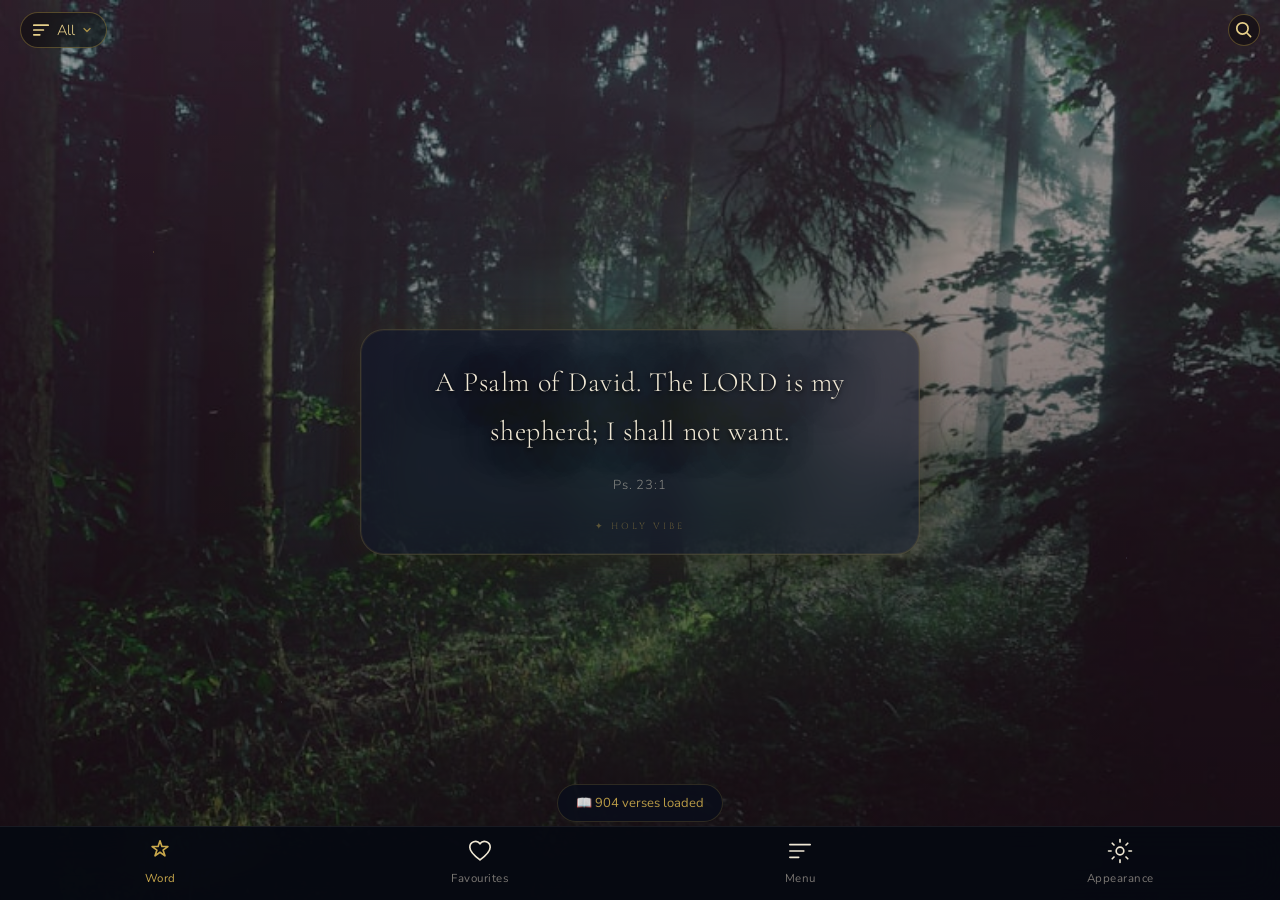
<file: index.html>
<!DOCTYPE html>
<html lang="uk">
<head>
  <meta charset="UTF-8">
  <meta name="viewport" content="width=device-width, initial-scale=1.0, viewport-fit=cover">
  <meta name="mobile-web-app-capable" content="yes">
  <meta name="apple-mobile-web-app-capable" content="yes">
  <meta name="apple-mobile-web-app-status-bar-style" content="black-translucent">
  <meta name="theme-color" content="#080c18">
  <title>Holy Vibe</title>
  <link rel="preconnect" href="https://fonts.googleapis.com">
  <link href="https://fonts.googleapis.com/css2?family=Cormorant+Garamond:ital,wght@0,300;0,400;1,300;1,400&family=Cinzel:wght@400;500&family=Nunito:wght@300;400;600&display=swap" rel="stylesheet">
  <link rel="stylesheet" href="styles.css">
  <style>
    .day-btn {
      padding: 7px 11px; border-radius: 8px; font-size: 12px; cursor: pointer;
      border: 1px solid rgba(255,255,255,.15); color: rgba(255,255,255,.5);
      background: rgba(255,255,255,.05); user-select: none;
    }
    .day-btn.active {
      border-color: rgba(201,168,76,.6); color: #c9a84c;
      background: rgba(201,168,76,.15);
    }
    .alarm-item {
      display: flex; align-items: center; justify-content: space-between;
      padding: 12px 0; border-bottom: 1px solid rgba(255,255,255,.06);
    }
    .alarm-item:last-child { border-bottom: none; }
    .alarm-time { font-size: 26px; color: #f0e8d5; font-family: 'Cormorant Garamond', serif; }
    .alarm-meta { font-size: 11px; color: rgba(255,255,255,.4); margin-top: 2px; }
    .alarm-label { font-size: 13px; color: rgba(255,255,255,.7); margin-top: 1px; }
    .alarm-del { color: rgba(255,80,80,.6); font-size: 18px; padding: 6px; cursor: pointer; }
    .alarm-toggle { transform: scale(0.85); }

    /* ═══════════════════════════════════════════════════════
       СТАРТОВИЙ ЕКРАН (SPLASH) — показується одразу при
       відкритті index.html, поки завантажуються verses.json
       і мовний файл. Прибирається через hideSplash() (див.
       <script> нижче), яку викликає i18n.js по завершенню
       loadLanguage(). Без цього першу мить (особливо на
       повільному з'єднанні чи при першому запуску) користувач
       бачив би порожній/чорний екран і міг подумати, що
       застосунок завис чи зламався.
       ═══════════════════════════════════════════════════════ */
    #splashScreen {
      position: fixed; inset: 0; z-index: 9999;
      display: flex; flex-direction: column; align-items: center; justify-content: center;
      background: #080c18;
      transition: opacity .5s ease;
    }
    #splashScreen.hide { opacity: 0; pointer-events: none; }

    .splash-cross {
      position: relative; width: 44px; height: 44px; margin-bottom: 20px;
      animation: splashPulse 1.8s ease-in-out infinite;
    }
    .splash-cross-v, .splash-cross-h {
      position: absolute; background: #c9a84c; border-radius: 2px;
    }
    .splash-cross-v { left: 50%; top: 0; width: 6px; height: 44px; margin-left: -3px; }
    .splash-cross-h { top: 30%; left: 0; width: 44px; height: 6px; margin-top: -3px; }
    @keyframes splashPulse {
      0%, 100% { opacity: .55; transform: scale(.94); }
      50%      { opacity: 1;   transform: scale(1.05); }
    }

    .splash-title {
      font-family: 'Cormorant Garamond', serif;
      font-size: 21px; letter-spacing: 4px; color: #f0e8d5;
      text-transform: uppercase; margin-bottom: 16px;
    }

    .splash-dots { display: flex; gap: 6px; }
    .splash-dots span {
      width: 6px; height: 6px; border-radius: 50%; background: rgba(201,168,76,.65);
      animation: splashDot 1.2s ease-in-out infinite;
    }
    .splash-dots span:nth-child(2) { animation-delay: .15s; }
    .splash-dots span:nth-child(3) { animation-delay: .3s; }
    @keyframes splashDot {
      0%, 80%, 100% { opacity: .25; transform: translateY(0); }
      40%           { opacity: 1;   transform: translateY(-4px); }
    }
  </style>
</head>
<body>

  <div id="bg"></div>

  <!-- СТАРТОВИЙ ЕКРАН — див. пояснення в CSS-блоці "СТАРТОВИЙ ЕКРАН (SPLASH)" у <head> -->
  <div id="splashScreen">
    <div class="splash-cross">
      <div class="splash-cross-v"></div>
      <div class="splash-cross-h"></div>
    </div>
    <div class="splash-title">Holy Vibe</div>
    <div class="splash-dots"><span></span><span></span><span></span></div>
  </div>

  <div id="app">

    <div class="screen active" id="screenMain">
      <div class="safe-top"></div>

      <div class="cat-toggle-wrap">
        <button class="cat-toggle-btn" id="catToggleBtn" data-i18n-title="title_categories" title="Категорії">
          <svg width="15" height="15" viewBox="0 0 15 15" fill="none">
            <path d="M1.5 3.5h12M1.5 7.5h8M1.5 11.5h5" stroke="currentColor" stroke-width="1.4" stroke-linecap="round"/>
          </svg>
          <span id="catToggleLabel">Усі</span>
          <svg class="cat-toggle-arrow" width="10" height="10" viewBox="0 0 10 10" fill="none">
            <path d="M2 3.5l3 3 3-3" stroke="currentColor" stroke-width="1.3" stroke-linecap="round" stroke-linejoin="round"/>
          </svg>
        </button>

        <!-- ПОШУК: кнопка (можна видалити разом з #searchOverlay — див. коментар нижче в тілі сторінки) -->
        <button class="search-toggle-btn" id="searchToggleBtn" data-i18n-title="title_search" title="Пошук">
          <svg width="15" height="15" viewBox="0 0 15 15" fill="none">
            <circle cx="6.2" cy="6.2" r="4.7" stroke="currentColor" stroke-width="1.4"/>
            <path d="M13 13l-3.2-3.2" stroke="currentColor" stroke-width="1.4" stroke-linecap="round"/>
          </svg>
        </button>
      </div>
      
      <!-- Пілюлі категорій — генеруються динамічно з verses.json (_categories) -->
      <div class="cat-bar" id="catBar" style="display:none">
        <div class="pill active" data-cat="all" data-i18n="cat_all">Усі</div>
      </div>

      <div class="verse-wrap" id="verseWrap">
        <div class="verse-card" id="verseCard">
          <!-- ЗАВАНТАЖЕННЯ: індикатор, поки вірші вантажаться вперше. Можна видалити цей div + CSS-блок "ЗАВАНТАЖЕННЯ" у styles.css + рядок з $('verseLoading') в app.js -->
          <div class="verse-loading" id="verseLoading"><span></span><span></span><span></span></div>
          <div class="verse-text" id="verseText"></div>
          <div class="verse-ref t-ui" id="verseRef"></div>
        </div>
        <div id="heartBurst">🤍</div>
        <div class="swipe-hint">
          <div class="swipe-hint-line"></div>
          <div class="swipe-hint-text" data-i18n="swipe_hint">свайп вгору</div>
        </div>
      </div>
    </div>

    <div class="screen" id="screenFav">
      <div class="safe-top"></div>
      <div class="screen-header">
        <div class="t-label" style="font-size:clamp(12px,3vw,15px)" data-i18n="favs_title">Улюблені вірші</div>
      </div>
      <div class="fav-list" id="favList"></div>
    </div>

    <div class="screen" id="screenMenu">
      <div class="safe-top"></div>
      <div class="menu-logo-block">
        <div class="menu-logo" data-i18n="menu_logo">СЛОВО</div>
        <div class="menu-tagline" data-i18n="menu_tagline">Просочення Живим Словом</div>
      </div>

      <div class="card music-block">
        <div class="music-title" data-i18n="music_title">🎵 Молитовна музика (CC)</div>
        <div class="player-controls">
          <div class="player-btn skip" id="btnPrevTrack" data-i18n-title="title_prev" title="Попередній трек">⏮</div>
          <div class="player-btn" id="btnRepeatMode" data-i18n-title="title_repeat" title="Режим повтору">🔂</div>
          <div class="player-btn" id="btnShuffle" data-i18n-title="title_shuffle" title="Перемішати">🔀</div>
          <div class="player-btn skip" id="btnNextTrack" data-i18n-title="title_next" title="Наступний трек">⏭</div>
        </div>
        <div id="trackList"></div>
      </div>

      <div class="menu-divider"></div>

      <!-- ═══════════════════════════════════════════════════════════
           ℹ️ ПРО ПЕРЕКЛАДИ / АВТОРСЬКІ ПРАВА
           Тут вручну (прямо в цьому HTML) додаєш/оновлюєш інформацію
           про те, які мовні переклади Біблії використовуються в
           застосунку і на яких підставах (з дозволу правовласника,
           публічне надбання, власний переклад тощо).

           ЯК ДОДАТИ НОВУ МОВУ СЮДИ:
           Скопіюй один блок <div class="about-lang-item">...</div>
           нижче і зміни в ньому назву мови/модуля та текст дозволу.
           Ніякого зв'язку з i18n.js/SUPPORTED_LANGUAGES це не має —
           це суто інформаційний текст для користувача, редагується
           вручну, коли отримуєш новий дозвіл.
           ═══════════════════════════════════════════════════════════ -->
      <div class="menu-section">
        <div class="menu-row" onclick="toggleAboutSpoiler()" style="color:rgba(201,168,76,.8); cursor: pointer; display: flex; justify-content: space-between; align-items: center; padding: 4px 0;">
          <div style="display: flex; align-items: center; gap: 8px;">
            <svg width="20" height="20" viewBox="0 0 20 20" fill="none">
              <circle cx="10" cy="10" r="8" stroke="#c9a84c" stroke-width="1.3"/>
              <path d="M10 9v5" stroke="#c9a84c" stroke-width="1.3" stroke-linecap="round"/>
              <circle cx="10" cy="6.3" r="0.9" fill="#c9a84c"/>
            </svg>
            <span data-i18n="about_title">Про переклади</span>
          </div>
          <span id="aboutArrow" style="transition: transform 0.3s ease; font-size: 12px; color: rgba(201,168,76,.5);">▼</span>
        </div>

        <div id="aboutSpoiler" style="display: none; margin-top: 15px; transition: all 0.3s ease;">

          <!-- ─── ШАБЛОН ОДНОГО ЗАПИСУ (копіюй цей блок для кожної мови) ─── -->
          <div class="about-lang-item" style="background: rgba(255,255,255,0.05); border: 1px solid rgba(255,255,255,0.1); border-radius: 8px; padding: 12px; margin-bottom: 10px;">
            <div style="font-size: 14px; font-weight: bold; color: #f0e8d5; margin-bottom: 4px;">
              🇬🇧 English — Berean Standard Bible (BSB)
            </div>
            <div data-i18n="about_bsb_desc" style="font-size: 12.5px; line-height: 1.5; color: rgba(255,255,255,0.55);">
              Публічне надбання (Public Domain), офіційний текстовий модуль. Використовується без обмежень.
            </div>
          </div>

          <div class="about-lang-item" style="background: rgba(255,255,255,0.05); border: 1px solid rgba(255,255,255,0.1); border-radius: 8px; padding: 12px; margin-bottom: 10px;">
            <div data-i18n="about_uk_name" style="font-size: 14px; font-weight: bold; color: #f0e8d5; margin-bottom: 4px;">
              🇺🇦 Українська — переклад І. Огієнка
            </div>
            <div data-i18n="about_uk_desc" style="font-size: 12.5px; line-height: 1.5; color: rgba(255,255,255,0.55);">
              Використовується з дозволу правовласника.
            </div>
          </div>
          <!-- ─── /ШАБЛОН — далі додавай нові мови копією блока вище ─── -->

        </div>
      </div>

      <div style="height:16px"></div>
    </div>

    <div class="screen" id="screenSettings">
      <div class="safe-top"></div>
      <div class="screen-header">
        <div class="t-label" style="font-size:clamp(12px,3vw,15px)" data-i18n="settings_title">Оформлення</div>
      </div>

      <div class="card settings-block" id="langBlock">
        <div class="settings-block-title" data-i18n="settings_lang">🌐 Мова</div>
        <div style="position:relative">
          <select id="langSelect" style="
            width:100%; padding:11px 14px; border-radius:10px;
            background:rgba(255,255,255,.06); border:1px solid rgba(255,255,255,.12);
            color:#f0e8d5; font-size:15px; font-family:'Nunito',sans-serif;
            appearance:none; -webkit-appearance:none; cursor:pointer;
            background-image: url('data:image/svg+xml,<svg xmlns=%22http://www.w3.org/2000/svg%22 width=%2212%22 height=%228%22 viewBox=%220 0 12 8%22><path d=%22M1 1l5 5 5-5%22 stroke=%22%23c9a84c%22 stroke-width=%221.5%22 fill=%22none%22 stroke-linecap=%22round%22/></svg>');
            background-repeat:no-repeat; background-position:right 14px center;">
            <!-- Опції генеруються динамічно в i18n.js (buildLanguageSelector) —
                 з масиву SUPPORTED_LANGUAGES, лише enabled: true. Тут нічого
                 вручну дописувати не треба. -->
          </select>
        </div>
      </div>

      <div class="card settings-block">
        <div class="settings-block-title" data-i18n="settings_font">Шрифт</div>
        <div class="font-options">
          <div class="font-opt active" data-font="cormorant" style="font-family:'Cormorant Garamond',serif">Аа<span data-i18n="settings_font_classic">Класика</span></div>
          <div class="font-opt" data-font="georgia" style="font-family:Georgia,serif">Аа<span data-i18n="settings_font_tradition">Традиція</span></div>
          <div class="font-opt" data-font="nunito" style="font-family:'Nunito',sans-serif">Аа<span data-i18n="settings_font_modern">Сучасний</span></div>
        </div>
      </div>

      <div class="card settings-block">
        <div class="settings-block-title" data-i18n="settings_size">Розмір тексту</div>
        <div class="vol-row">
          <span class="vol-label t-ui" style="font-size:10px">А — А</span>
          <input type="range" id="fontSizeSlider" min="0" max="100" value="50">
        </div>
      </div>

      <div class="card settings-block">
        <div class="settings-block-title" data-i18n="settings_icon_size">Розмір іконок і навігації</div>
        <div class="vol-row">
          <span class="vol-label t-ui" style="font-size:10px">⊙ — ⊙</span>
          <input type="range" id="iconSizeSlider" min="0" max="100" value="50">
        </div>
      </div>

      <div class="card settings-block">
        <div class="settings-block-title" data-i18n="settings_color">Колір тексту</div>
        <div class="color-row">
          <div class="color-dot active" data-color="#f0e8d5" style="background:#f0e8d5"></div>
          <div class="color-dot" data-color="#ffffff"  style="background:#fff"></div>
          <div class="color-dot" data-color="#e8d08a"  style="background:#e8d08a"></div>
          <div class="color-dot" data-color="#b8d4f0"  style="background:#b8d4f0"></div>
          <div class="color-dot" data-color="#d4e8c8"  style="background:#d4e8c8"></div>
        </div>
      </div>

      <div class="card settings-block">
        <div class="settings-block-title" data-i18n="settings_bg">Фон</div>
        <div class="bg-grid" id="bgGrid"></div>
      </div>

      <div class="card settings-block">
        <div class="settings-block-title" data-i18n="settings_extra">Додатково</div>
        <div class="toggle-row"><span data-i18n="toggle_shadow">Тінь тексту</span><div class="toggle on" id="tglShadow"></div></div>
        <div class="toggle-row" style="display:none"><span data-i18n="toggle_anim">Анімація переходу</span><div class="toggle" id="tglAnim"></div></div>
        <div class="toggle-row"><span data-i18n="toggle_autobg">Фон змінюється з віршем</span><div class="toggle" id="tglAutoBg"></div></div>
        <div class="toggle-row"><span data-i18n="toggle_glass">✦ Скляний стиль</span><div class="toggle" id="tglGlass"></div></div>
      </div>
      
     <!-- TODO: notifications frozen until v1.1 — hidden from UI, do not remove markup -->
      <div class="card settings-block" id="notifBlock" style="display:none">
        <div class="settings-block-title" data-i18n="notif_title">🔔 Нагадування для молитви</div>

        <div id="alarmList" style="margin-bottom:12px"></div>

        <button id="btnAddAlarm" style="
          width:100%; padding:11px; border:1px dashed rgba(201,168,76,.4);
          background:rgba(201,168,76,.07); color:var(--clr-gold-lt);
          border-radius:10px; font-size:14px; cursor:pointer; letter-spacing:.5px;">
          <span data-i18n="notif_add">+ Додати нагадування</span>
        </button>
      </div>
      
      <!-- Модалка редагування будильника -->
      <div id="alarmModal" style="display:none; position:fixed; inset:0; z-index:999;
           background:rgba(0,0,0,.7); align-items:center; justify-content:center;">
        <div style="background:#111827; border:1px solid rgba(201,168,76,.25); border-radius:16px;
             padding:24px; width:min(340px,90vw); max-height:85vh; overflow-y:auto;">
          <div style="font-size:15px; color:var(--clr-gold-lt); margin-bottom:18px; text-align:center;">
            <span data-i18n="alarm_modal_title">Налаштування нагадування</span>
          </div>

          <div style="margin-bottom:14px">
            <div style="font-size:11px; color:rgba(255,255,255,.45); margin-bottom:6px;" data-i18n="alarm_name">Назва</div>
            <input id="alarmLabel" type="text" placeholder="Ранкова молитва" data-i18n-placeholder="alarm_label_ph" maxlength="40" style="
              width:100%; padding:10px 12px; background:rgba(255,255,255,.06);
              border:1px solid rgba(255,255,255,.12); border-radius:8px;
              color:#fff; font-size:14px; box-sizing:border-box;">
          </div>

          <div style="margin-bottom:14px">
            <div style="font-size:11px; color:rgba(255,255,255,.45); margin-bottom:6px;" data-i18n="alarm_time">Час</div>
            <input id="alarmTime" type="time" style="
              width:100%; padding:10px 12px; background:rgba(255,255,255,.06);
              border:1px solid rgba(255,255,255,.12); border-radius:8px;
              color:#fff; font-size:18px; box-sizing:border-box;">
          </div>

          <div style="margin-bottom:18px">
            <div style="font-size:11px; color:rgba(255,255,255,.45); margin-bottom:8px;" data-i18n="alarm_days">Дні тижня</div>
            <div id="dayPicker" style="display:flex; gap:6px; justify-content:center; flex-wrap:wrap">
              <div class="day-btn active" data-day="-1" data-i18n="alarm_once">Один раз</div>
              <div class="day-btn" data-day="0" data-i18n="alarm_daily">Щодня</div>
              <div class="day-btn" data-day="1" data-i18n="day_mon">Пн</div>
              <div class="day-btn" data-day="2" data-i18n="day_tue">Вт</div>
              <div class="day-btn" data-day="3" data-i18n="day_wed">Ср</div>
              <div class="day-btn" data-day="4" data-i18n="day_thu">Чт</div>
              <div class="day-btn" data-day="5" data-i18n="day_fri">Пт</div>
              <div class="day-btn" data-day="6" data-i18n="day_sat">Сб</div>
              <div class="day-btn" data-day="7" data-i18n="day_sun">Нд</div>
            </div>
          </div>

          <div style="display:flex; gap:10px">
            <button id="btnAlarmCancel" style="flex:1; padding:11px; background:rgba(255,255,255,.06);
              border:1px solid rgba(255,255,255,.12); border-radius:10px; color:rgba(255,255,255,.6);
              font-size:14px; cursor:pointer;"><span data-i18n="alarm_cancel">Скасувати</span></button>
            <button id="btnAlarmSave" style="flex:2; padding:11px; background:rgba(201,168,76,.2);
              border:1px solid rgba(201,168,76,.4); border-radius:10px; color:var(--clr-gold-lt);
              font-size:14px; cursor:pointer; font-weight:600;"><span data-i18n="alarm_save">Зберегти 🔔</span></button>
          </div>
        </div>
      </div>
    </div>

    <nav class="bottom-nav">
      <button class="nav-btn active" data-screen="screenMain">
        <svg width="22" height="22" viewBox="0 0 22 22" fill="none"><path d="M11 3l1.5 4.5h4.7l-3.8 2.8 1.5 4.5L11 12l-3.9 2.8 1.5-4.5L4.8 7.5h4.7z" stroke="#f0e8d5" stroke-width="1.3" stroke-linejoin="round"/></svg>
        <span class="nav-label" data-i18n="nav_word">Слово</span>
      </button>
      <button class="nav-btn" data-screen="screenFav">
        <svg width="22" height="22" viewBox="0 0 22 22" fill="none"><path d="M11 18C7 15 3 11.5 3 8a4.5 4.5 0 0 1 8-2.8A4.5 4.5 0 0 1 19 8c0 3.5-4 7-8 10z" stroke="#f0e8d5" stroke-width="1.3"/></svg>
        <span class="nav-label" data-i18n="nav_favs">Улюблені</span>
      </button>
      <button class="nav-btn" data-screen="screenMenu">
        <svg width="22" height="22" viewBox="0 0 22 22" fill="none"><path d="M3 6h16M3 11h11M3 16h7" stroke="#f0e8d5" stroke-width="1.3" stroke-linecap="round"/></svg>
        <span class="nav-label" data-i18n="nav_menu">Меню</span>
      </button>
      <button class="nav-btn" data-screen="screenSettings">
        <svg width="22" height="22" viewBox="0 0 22 22" fill="none"><circle cx="11" cy="11" r="3" stroke="#f0e8d5" stroke-width="1.3"/><path d="M11 2v2M11 18v2M2 11h2M18 11h2M4.9 4.9l1.4 1.4M15.7 15.7l1.4 1.4M4.9 17.1l1.4-1.4M15.7 6.3l1.4-1.4" stroke="#f0e8d5" stroke-width="1.3" stroke-linecap="round"/></svg>
        <span class="nav-label" data-i18n="nav_settings">Вигляд</span>
      </button>
    </nav>

  </div>

  <div class="sheet-overlay" id="sheetOverlay"></div>
  <div class="bottom-sheet" id="bottomSheet">
    <div class="sheet-handle"></div>
    <div class="sheet-section-title" data-i18n="sheet_title">Цей вірш</div>
    <div class="sheet-verse-preview" id="sheetPreview"></div>
    <div class="sheet-actions">
      <div class="sheet-btn" id="btnAI">
        <div class="sheet-btn-ico">
          <svg width="17" height="17" viewBox="0 0 17 17" fill="none"><circle cx="8.5" cy="8.5" r="6.5" stroke="#c9a84c" stroke-width="1.2"/><path d="M6.5 6.5a2 2 0 1 1 2.5 1.9v1.1" stroke="#c9a84c" stroke-width="1.2" stroke-linecap="round"/><circle cx="8.5" cy="12" r=".6" fill="#c9a84c"/></svg>
        </div>
        <span data-i18n="btn_explain">Пояснити цей вірш</span>
      </div>
      <!-- TODO: share-as-image frozen until v1.1 — hidden from UI, do not remove markup -->
      <div class="sheet-btn" id="btnShare" style="display:none">
        <div class="sheet-btn-ico">
          <svg width="17" height="17" viewBox="0 0 17 17" fill="none"><circle cx="13" cy="3.5" r="1.8" stroke="#c9a84c" stroke-width="1.2"/><circle cx="3.5" cy="8.5" r="1.8" stroke="#c9a84c" stroke-width="1.2"/><circle cx="13" cy="13.5" r="1.8" stroke="#c9a84c" stroke-width="1.2"/><path d="M5.2 7.6l6-2.4M5.2 9.4l6 2.4" stroke="#c9a84c" stroke-width="1.2"/></svg>
        </div>
        <span data-i18n="btn_share">Поділитися</span>
      </div>
      <!-- УВАГА: підпис нижче без data-i18n — немає доступу до locale-файлів i18n.
           Якщо хочеш переклад на інші 6 мов, додай ключ (напр. "btn_copy_text")
           у кожен locale JSON і постав data-i18n="btn_copy_text" на span нижче. -->
      <div class="sheet-btn" id="btnCopyText">
        <div class="sheet-btn-ico">
          <svg width="17" height="17" viewBox="0 0 17 17" fill="none"><rect x="5.5" y="5.5" width="8" height="9.5" rx="1.3" stroke="#c9a84c" stroke-width="1.2"/><path d="M3.5 11V3.8A1.3 1.3 0 0 1 4.8 2.5H11" stroke="#c9a84c" stroke-width="1.2" stroke-linecap="round"/></svg>
        </div>
        <span data-i18n="btn_copy_text">Скопіювати текст</span>
      </div>
    </div>
    <div class="ai-panel" id="aiPanel">
      <div class="ai-answer" id="aiAnswer"></div>
      <div class="ai-ref" data-i18n="ai_ref">✦ Духовне тлумачення</div>
    </div>
  </div>

  <!-- ═══════════════════════════════════════════
       ПОШУК ВІРША — можна повністю видалити:
       1) цей div.search-overlay
       2) кнопку #searchToggleBtn у cat-toggle-wrap вище
       3) CSS-блок "ПОШУК" у styles.css
       4) JS-розділ "15. ПОШУК" у app.js
       ═══════════════════════════════════════════ -->
  <div class="search-overlay" id="searchOverlay">
    <div class="search-box">
      <div class="search-input-row">
        <svg width="16" height="16" viewBox="0 0 15 15" fill="none">
          <circle cx="6.2" cy="6.2" r="4.7" stroke="currentColor" stroke-width="1.4"/>
          <path d="M13 13l-3.2-3.2" stroke="currentColor" stroke-width="1.4" stroke-linecap="round"/>
        </svg>
        <input type="text" id="searchInput" class="search-input" data-i18n-placeholder="search_placeholder" placeholder="Пошук за словом чи посиланням…" autocomplete="off">
        <div class="search-close" id="searchCloseBtn">✕</div>
      </div>
      <div class="search-results" id="searchResults"></div>
    </div>
  </div>

  <!-- ═══════════════════════════════════════════
       ПОДІЛИТИСЯ КАРТИНКОЮ — запасний екран.
       Показується, тільки якщо нативний Share API
       не зміг поділитися файлом напряму.
       Можна видалити разом з JS-розділом "16. ПОДІЛИТИСЯ
       КАРТИНКОЮ" в app.js та CSS-блоком "КАРТИНКА ВІРША".
       ═══════════════════════════════════════════ -->
  <div class="share-img-overlay" id="shareImgOverlay">
    <div class="share-img-close" id="shareImgClose">✕</div>
    <img id="shareImgPreview" class="share-img-preview" alt="Verse">
    <div class="share-img-hint" data-i18n="share_img_hint">Затримайте картинку пальцем, щоб зберегти або переслати</div>
  </div>

  <div id="toast"></div>
  <div id="catBanner">
    <div class="cat-banner-label" data-i18n="cat_banner_label">Нова категорія</div>
    <div class="cat-banner-name" id="catBannerName"></div>
  </div>

  <audio id="audioEl" loop playsinline x-webkit-airplay="allow" webkit-playsinline></audio>

  <script>
    // Прибирає стартовий екран (splash). Викликається з i18n.js,
    // коли вірші + мовний файл повністю готові й застосунок
    // фактично можна показувати. Плавне зникнення (.5s), потім
    // видаляємо з DOM зовсім.
    function hideSplash() {
      var el = document.getElementById('splashScreen');
      if (!el) return;
      el.classList.add('hide');
      setTimeout(function () { el.remove(); }, 600);
    }

    function toggleAboutSpoiler() {
      var spoiler = document.getElementById('aboutSpoiler');
      var arrow = document.getElementById('aboutArrow');
      if (spoiler.style.display === 'none' || spoiler.style.display === '') {
        spoiler.style.display = 'block';
        arrow.style.transform = 'rotate(180deg)';
      } else {
        spoiler.style.display = 'none';
        arrow.style.transform = 'rotate(0deg)';
      }
    }
  </script>
  <script src="native-bridge.js"></script>
  <script src="update-checker.js"></script>
  <script src="analytics.js"></script>
  <script src="i18n.js"></script>
  <script src="app.js"></script>
</body>
</html>
</file>
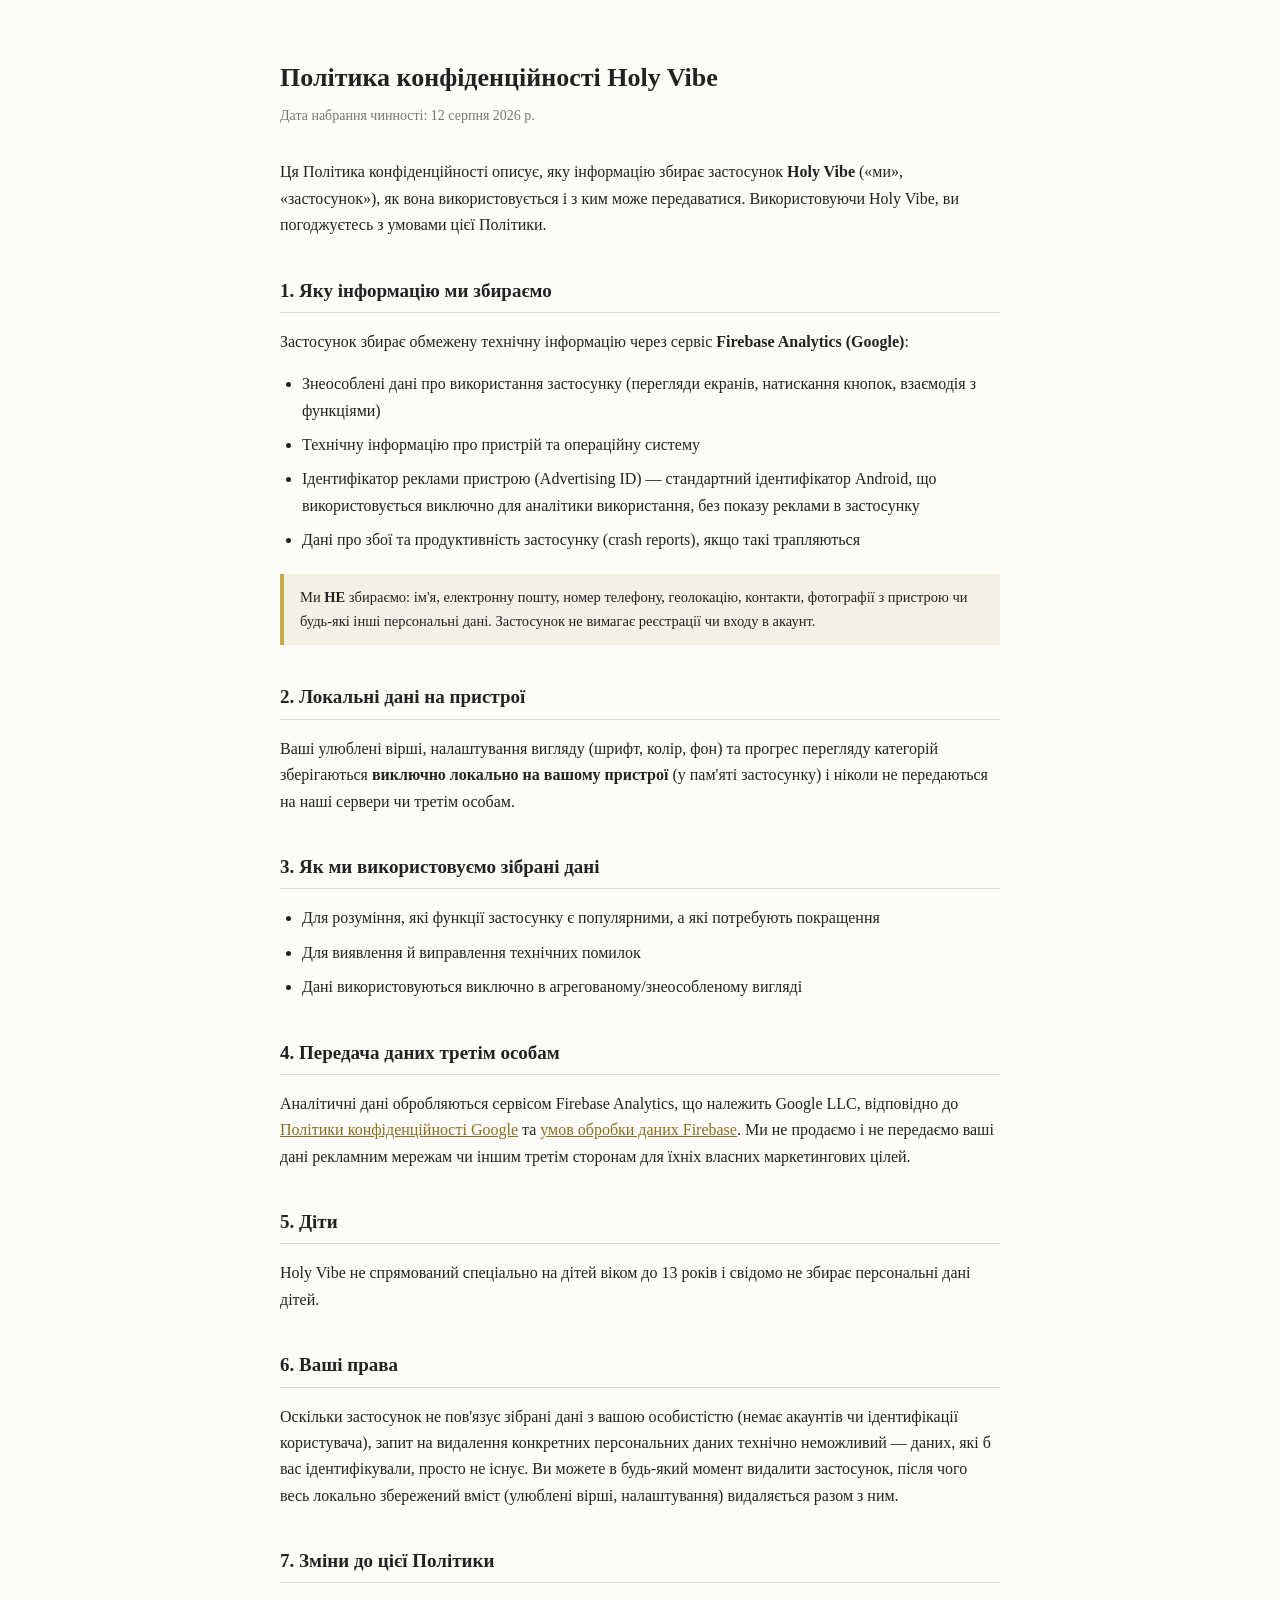
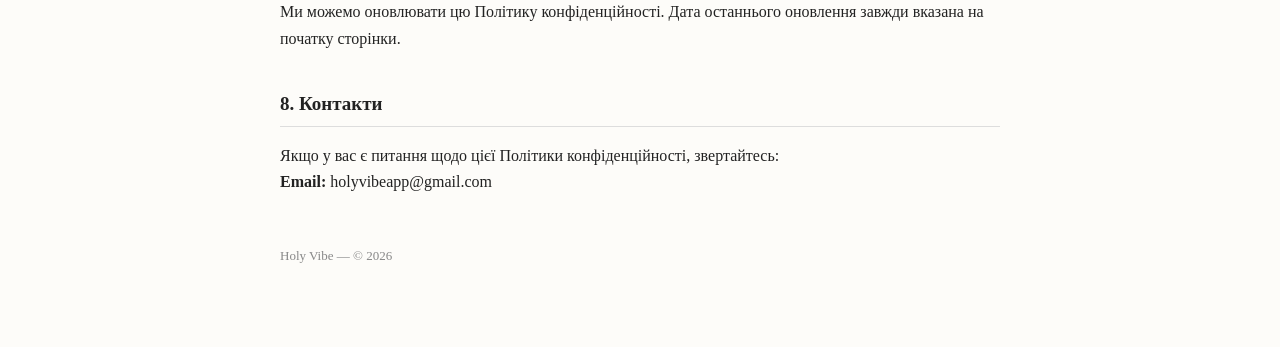
<file: privacy-policy.html>
<!DOCTYPE html>
<html lang="uk">
<head>
<meta charset="UTF-8">
<meta name="viewport" content="width=device-width, initial-scale=1.0">
<title>Політика конфіденційності — Holy Vibe</title>
<style>
  body {
    font-family: Georgia, 'Times New Roman', serif;
    max-width: 720px;
    margin: 0 auto;
    padding: 40px 20px 80px;
    line-height: 1.65;
    color: #222;
    background: #fdfcf9;
  }
  h1 { font-size: 26px; margin-bottom: 4px; }
  h2 { font-size: 19px; margin-top: 36px; border-bottom: 1px solid #ddd; padding-bottom: 6px; }
  .updated { color: #777; font-size: 14px; margin-bottom: 32px; }
  ul { padding-left: 22px; }
  li { margin-bottom: 8px; }
  .note {
    background: #f4f0e4;
    border-left: 4px solid #c9a84c;
    padding: 12px 16px;
    margin: 20px 0;
    font-size: 14.5px;
  }
  a { color: #8a6d1f; }
  footer { margin-top: 50px; font-size: 13px; color: #888; }
</style>
</head>
<body>

  <h1>Політика конфіденційності Holy Vibe</h1>
  <div class="updated">Дата набрання чинності: 12 серпня 2026 р.</div>

  <p>
    Ця Політика конфіденційності описує, яку інформацію збирає застосунок
    <strong>Holy Vibe</strong> («ми», «застосунок»), як вона використовується
    і з ким може передаватися. Використовуючи Holy Vibe, ви погоджуєтесь
    з умовами цієї Політики.
  </p>

  <h2>1. Яку інформацію ми збираємо</h2>
  <p>Застосунок збирає обмежену технічну інформацію через сервіс <strong>Firebase Analytics (Google)</strong>:</p>
  <ul>
    <li>Знеособлені дані про використання застосунку (перегляди екранів, натискання кнопок, взаємодія з функціями)</li>
    <li>Технічну інформацію про пристрій та операційну систему</li>
    <li>Ідентифікатор реклами пристрою (Advertising ID) — стандартний ідентифікатор Android, що використовується виключно для аналітики використання, без показу реклами в застосунку</li>
    <li>Дані про збої та продуктивність застосунку (crash reports), якщо такі трапляються</li>
  </ul>

  <div class="note">
    Ми <strong>НЕ</strong> збираємо: ім'я, електронну пошту, номер телефону,
    геолокацію, контакти, фотографії з пристрою чи будь-які інші персональні
    дані. Застосунок не вимагає реєстрації чи входу в акаунт.
  </div>

  <h2>2. Локальні дані на пристрої</h2>
  <p>
    Ваші улюблені вірші, налаштування вигляду (шрифт, колір, фон) та прогрес
    перегляду категорій зберігаються <strong>виключно локально на вашому
    пристрої</strong> (у пам'яті застосунку) і ніколи не передаються на
    наші сервери чи третім особам.
  </p>

  <h2>3. Як ми використовуємо зібрані дані</h2>
  <ul>
    <li>Для розуміння, які функції застосунку є популярними, а які потребують покращення</li>
    <li>Для виявлення й виправлення технічних помилок</li>
    <li>Дані використовуються виключно в агрегованому/знеособленому вигляді</li>
  </ul>

  <h2>4. Передача даних третім особам</h2>
  <p>
    Аналітичні дані обробляються сервісом Firebase Analytics, що належить
    Google LLC, відповідно до
    <a href="https://policies.google.com/privacy" target="_blank">Політики конфіденційності Google</a>
    та
    <a href="https://firebase.google.com/support/privacy" target="_blank">умов обробки даних Firebase</a>.
    Ми не продаємо і не передаємо ваші дані рекламним мережам чи іншим
    третім сторонам для їхніх власних маркетингових цілей.
  </p>

  <h2>5. Діти</h2>
  <p>
    Holy Vibe не спрямований спеціально на дітей віком до 13 років і
    свідомо не збирає персональні дані дітей.
  </p>

  <h2>6. Ваші права</h2>
  <p>
    Оскільки застосунок не пов'язує зібрані дані з вашою особистістю
    (немає акаунтів чи ідентифікації користувача), запит на видалення
    конкретних персональних даних технічно неможливий — даних, які б
    вас ідентифікували, просто не існує. Ви можете в будь-який момент
    видалити застосунок, після чого весь локально збережений вміст
    (улюблені вірші, налаштування) видаляється разом з ним.
  </p>

  <h2>7. Зміни до цієї Політики</h2>
  <p>
    Ми можемо оновлювати цю Політику конфіденційності. Дата останнього
    оновлення завжди вказана на початку сторінки.
  </p>

  <h2>8. Контакти</h2>
  <p>
    Якщо у вас є питання щодо цієї Політики конфіденційності, звертайтесь:
    <br><strong>Email:</strong> holyvibeapp@gmail.com
  </p>

  <footer>Holy Vibe — © 2026</footer>

</body>
</html>
</file>
<file: styles.css>
/* ═══════════════════════════════════════════
   styles.css  —  СЛОВО App
   Секції:
   1.  Токени (змінні)
   2.  Reset / Base
   3.  Фон
   4.  Layout
   5.  Типографіка
   6.  Компоненти: Pill / Toggle / Slider
   7.  Компонент: Card
   8.  Екран: Слово (головний)
   9.  Екран: Улюблені
   10. Екран: Меню
   11. Екран: Вигляд
   12. Нижня навігація
   13. Нижня шторка
   14. AI-панель
   15. Toast
═══════════════════════════════════════════ */


/* ─────────────────────────────────────
   1. ТОКЕНИ
───────────────────────────────────── */
:root {
  /* Кольори — базові */
  --clr-deep:    #080c18;
  --clr-gold:    #c9a84c;
  --clr-gold-lt: #e8d08a;
  --clr-gold-dim: rgba(201, 168, 76, .25);

  /* Кольори — семантичні */
  --text-primary:   #f0e8d5;
  --text-secondary: rgba(240, 232, 213, .5);
  --surface:        rgba(255, 255, 255, .04);
  --surface-border: rgba(255, 255, 255, .08);
  --sheet-bg:       rgba(7, 11, 22, .97);

  --accent: var(--clr-gold);

  /* Типографіка */
  --font-display: 'Cinzel', serif;
  --font-body:    'Cormorant Garamond', serif;
  --font-ui:      'Nunito', sans-serif;

  /* Форма */
  --r-sm:    10px;
  --r-md:    16px;
  --r-lg:    28px;
  --r-pill:  20px;

  /* Лейаут */
  --nav-h:   64px;
  --safe-t:  env(safe-area-inset-top,    0px);
  --safe-b:  env(safe-area-inset-bottom, 0px);

  /* Анімація */
  --ease-sheet: cubic-bezier(.32, .72, 0, 1);
}


/* ─────────────────────────────────────
   2. RESET / BASE
───────────────────────────────────── */
*, *::before, *::after {
  margin: 0; padding: 0;
  box-sizing: border-box;
  -webkit-tap-highlight-color: transparent;
}

html, body {
  height: 100%;
  overflow: hidden;
  background: var(--clr-deep);
  font-family: var(--font-body);
  color: var(--text-primary);
}

body {
  position: fixed;
  width: 100%;
  min-height: 100dvh;
}


/* ─────────────────────────────────────
   3. ФОН
───────────────────────────────────── */
#bg {
  position: fixed; inset: 0; z-index: 0;
  background:
    radial-gradient(ellipse 70% 50% at 25% 20%, rgba(35, 50, 95, .7) 0%, transparent 60%),
    radial-gradient(ellipse 60% 40% at 80% 75%, rgba(20, 35, 75, .5) 0%, transparent 55%),
    linear-gradient(160deg, #060a16 0%, #09102a 50%, #050810 100%);
  background-size: cover;
  background-position: center;
  transition: opacity .8s;
}

#bg::after {
  content: '';
  position: absolute; inset: 0;
  background-image:
    radial-gradient(circle 1px at 12% 28%, rgba(201, 168, 76, .45) 0%, transparent 100%),
    radial-gradient(circle 1px at 68% 14%, rgba(201, 168, 76, .30) 0%, transparent 100%),
    radial-gradient(circle 1px at 88% 62%, rgba(180, 210, 255, .20) 0%, transparent 100%),
    radial-gradient(circle 1px at 22% 78%, rgba(180, 210, 255, .15) 0%, transparent 100%),
    radial-gradient(circle 2px at 52% 22%, rgba(201, 168, 76, .20) 0%, transparent 100%),
    radial-gradient(circle 1px at 75% 45%, rgba(201, 168, 76, .20) 0%, transparent 100%);
  transition: opacity .5s;
}
#bg.no-stars::after { opacity: 0; }


/* ─────────────────────────────────────
   4. LAYOUT
───────────────────────────────────── */
#app {
  position: fixed; inset: 0; z-index: 1;
  display: flex;
  flex-direction: column;
}

.screen {
  display: none;
  flex: 1;
  flex-direction: column;
  overflow: hidden;
}
.screen.active { display: flex; }

/* Відступ під системний статус-бар */
.safe-top { height: calc(var(--safe-t) + 12px); flex-shrink: 0; }

/* Скрол тільки там, де потрібен */
#screenMenu,
#screenSettings { overflow-y: auto; overscroll-behavior-y: contain; -webkit-overflow-scrolling: touch; }

/* Головний екран — без скролу, без гумового ефекту */
#screenMain { overscroll-behavior: none; }


/* ─────────────────────────────────────
   5. ТИПОГРАФІКА
───────────────────────────────────── */
.t-label {
  font-family: var(--font-display);
  font-size: clamp(9px, 2.2vw, 11px);
  letter-spacing: 3px;
  color: var(--accent);
  opacity: .75;
  text-transform: uppercase;
}

.t-ui {
  font-family: var(--font-ui);
  font-weight: 300;
}


/* ─────────────────────────────────────
   6. КОМПОНЕНТИ: PILL / TOGGLE / SLIDER
───────────────────────────────────── */

/* Pill */
.pill {
  flex-shrink: 0;
  padding: 6px 14px;
  border-radius: var(--r-pill);
  border: 1px solid rgba(255,255,255,.2);
  background: rgba(0,0,0,.45);
  backdrop-filter: blur(8px);
  font-family: var(--font-ui);
  font-size: clamp(11px, 2.5vw, 13px);
  font-weight: 300;
  color: rgba(255,255,255,.8);
  cursor: pointer;
  white-space: nowrap;
  text-shadow: 0 1px 3px rgba(0,0,0,.6);
  transition: background .2s, border-color .2s, color .2s;
}
.pill.active {
  background: rgba(201, 168, 76, .12);
  border-color: var(--clr-gold-dim);
  color: var(--clr-gold-lt);
}

/* Toggle */
.toggle {
  width: 40px; height: 22px;
  border-radius: 11px;
  background: rgba(255, 255, 255, .1);
  position: relative; cursor: pointer; flex-shrink: 0;
  transition: background .3s;
}
.toggle.on { background: rgba(201, 168, 76, .5); }
.toggle::after {
  content: '';
  position: absolute; top: 3px; left: 3px;
  width: 16px; height: 16px;
  border-radius: 50%;
  background: rgba(240, 232, 213, .6);
  transition: left .3s, background .3s;
}
.toggle.on::after { left: 21px; background: var(--clr-gold); }

/* Slider */
input[type=range] {
  flex: 1; height: 3px;
  -webkit-appearance: none;
  background: linear-gradient(to right, var(--clr-gold) 60%, rgba(255, 255, 255, .1) 60%);
  border-radius: 2px; outline: none; cursor: pointer;
}
input[type=range]::-webkit-slider-thumb {
  -webkit-appearance: none;
  width: 14px; height: 14px;
  border-radius: 50%;
  background: var(--clr-gold);
  box-shadow: 0 0 8px rgba(201, 168, 76, .5);
}

/* Fallback для слабких пристроїв — без blur */
@supports not (backdrop-filter: blur(10px)) {
  .bottom-nav,
  .bottom-sheet { background: rgba(6, 9, 18, .98); }
}


/* ─────────────────────────────────────
   7. КОМПОНЕНТ: CARD
───────────────────────────────────── */
.card {
  background: var(--surface);
  border: 1px solid var(--surface-border);
  border-radius: var(--r-md);
  padding: 16px;
}


/* ─────────────────────────────────────
   8. ЕКРАН: СЛОВО
───────────────────────────────────── */

/* Кнопка тоглення категорій */
.cat-toggle-wrap {
  padding: 0 20px 10px;
  flex-shrink: 0;
  display: flex; align-items: center; justify-content: space-between; gap: 10px;
}
.cat-toggle-btn {
  display: inline-flex; align-items: center; gap: 7px;
  padding: 7px 14px 7px 11px;
  border-radius: var(--r-pill);
  border: 1px solid rgba(201,168,76,.35);
  background: rgba(0,0,0,.40);
  backdrop-filter: blur(12px);
  -webkit-backdrop-filter: blur(12px);
  font-family: var(--font-ui); font-size: clamp(11px,2.8vw,13px); font-weight: 300;
  color: var(--clr-gold-lt);
  cursor: pointer;
  transition: background .2s, border-color .2s;
  text-shadow: 0 1px 6px rgba(0,0,0,.8);
}
.cat-toggle-btn:hover { background: rgba(0,0,0,.55); border-color: var(--clr-gold); }
.cat-toggle-btn.open  { background: rgba(201,168,76,.18); border-color: var(--clr-gold); }
.cat-toggle-arrow { transition: transform .25s; flex-shrink: 0; color: var(--clr-gold); opacity:.8; }
.cat-toggle-btn.open .cat-toggle-arrow { transform: rotate(180deg); }

/* ═══════════════════════════════════════════
   ПОШУК — можна видалити весь цей блок,
   якщо приберете кнопку і оверлей з index.html
   ═══════════════════════════════════════════ */
.search-toggle-btn {
  display: flex; align-items: center; justify-content: center;
  width: 32px; height: 32px; flex-shrink: 0;
  border-radius: 50%;
  border: 1px solid rgba(201,168,76,.35);
  background: rgba(0,0,0,.40);
  backdrop-filter: blur(12px);
  -webkit-backdrop-filter: blur(12px);
  color: var(--clr-gold-lt);
  cursor: pointer; user-select: none;
  transition: background .2s, border-color .2s;
}
.search-toggle-btn:hover { background: rgba(0,0,0,.55); border-color: var(--clr-gold); }

.search-overlay {
  position: fixed; inset: 0; z-index: 998;
  background: rgba(8,12,24,.92);
  backdrop-filter: blur(10px); -webkit-backdrop-filter: blur(10px);
  display: none; flex-direction: column;
  padding: max(20px, env(safe-area-inset-top)) 18px 18px;
  opacity: 0; transition: opacity .2s ease;
}
.search-overlay.open { display: flex; opacity: 1; }

.search-box { display: flex; flex-direction: column; height: 100%; max-width: 560px; width: 100%; margin: 0 auto; }

.search-input-row {
  display: flex; align-items: center; gap: 10px;
  padding: 12px 14px;
  border-radius: 14px;
  border: 1px solid rgba(201,168,76,.35);
  background: rgba(255,255,255,.05);
  color: var(--clr-gold-lt);
  flex-shrink: 0;
}
.search-input {
  flex: 1; background: none; border: none; outline: none;
  font-family: var(--font-ui); font-size: 15px; color: #f0e8d5;
}
.search-input::placeholder { color: rgba(255,255,255,.35); }
.search-close {
  cursor: pointer; color: rgba(255,255,255,.5); font-size: 16px; padding: 4px;
  user-select: none;
}

.search-results { overflow-y: auto; margin-top: 16px; flex: 1; overscroll-behavior-y: contain; -webkit-overflow-scrolling: touch; }
.search-result-item {
  padding: 14px 4px; border-bottom: 1px solid rgba(255,255,255,.08);
  cursor: pointer;
}
.search-result-ref { font-family: var(--font-ui); font-size: 11px; letter-spacing: 1.5px; color: var(--clr-gold); opacity: .85; margin-bottom: 5px; text-transform: uppercase; }
.search-result-text { font-family: var(--font-ui); font-size: 14px; line-height: 1.5; color: rgba(255,255,255,.85); }
.search-result-text mark { background: rgba(201,168,76,.35); color: #fff; border-radius: 2px; }
.search-empty { text-align: center; color: rgba(255,255,255,.4); font-size: 13px; padding: 40px 20px; }

/* ═══════════════════════════════════════════
   КАРТИНКА ВІРША — запасний екран для "Поділитися".
   Можна видалити весь цей блок разом з розділом
   "16. ПОДІЛИТИСЯ КАРТИНКОЮ" в app.js
   ═══════════════════════════════════════════ */
.share-img-overlay {
  position: fixed; inset: 0; z-index: 999;
  background: rgba(4,6,12,.96);
  display: none; flex-direction: column; align-items: center; justify-content: center;
  gap: 18px; padding: 24px;
  opacity: 0; transition: opacity .2s ease;
}
.share-img-overlay.open { display: flex; opacity: 1; }
.share-img-preview {
  max-width: 100%; max-height: 72vh;
  border-radius: 14px;
  box-shadow: 0 10px 50px rgba(0,0,0,.6);
}
.share-img-hint {
  font-family: var(--font-ui); font-size: 12.5px; letter-spacing: .3px;
  color: rgba(255,255,255,.55); text-align: center;
}
.share-img-close {
  position: absolute; top: max(20px, env(safe-area-inset-top)); right: 20px;
  width: 34px; height: 34px; border-radius: 50%;
  display: flex; align-items: center; justify-content: center;
  background: rgba(255,255,255,.08); color: rgba(255,255,255,.7);
  font-size: 16px; cursor: pointer; user-select: none;
}

/* Смуга категорій */
.cat-bar {
  display: flex; gap: 8px;
  padding: 0 20px 14px;
  overflow-x: auto; flex-shrink: 0;
  scrollbar-width: none;
  animation: catSlideIn .22s ease;
}
@keyframes catSlideIn { from{opacity:0;transform:translateY(-8px)} to{opacity:1;transform:translateY(0)} }
.cat-bar::-webkit-scrollbar { display: none; }

/* Темний фон для не-головних екранів */
#screenFav, #screenMenu, #screenSettings {
  background: var(--clr-deep);
}

/* Темний оверлей поверх фото-фону (для читабельності тексту) */
#bg::before {
  content:'';
  position:absolute; inset:0;
  background: linear-gradient(to bottom,rgba(0,0,0,.25) 0%,rgba(0,0,0,.5) 50%,rgba(0,0,0,.6) 100%);
  opacity:0;
  transition: opacity .6s;
}
#bg[data-photo="1"]::before { opacity:1; }

/* Зона вірша */
.verse-wrap {
  flex: 1;
  display: flex; align-items: center; justify-content: center;
  padding: 0 clamp(24px, 7vw, 52px);
  text-align: center;
  overflow: hidden;
  position: relative;
  cursor: pointer;
  /* Розводимо свайп (вертикаль) і клік */
  touch-action: pan-y;
}

/* ═══════════════════════════════════════════
   ЗАВАНТАЖЕННЯ — можна видалити весь цей блок,
   якщо приберете #verseLoading з index.html
   ═══════════════════════════════════════════ */
.verse-loading { display: flex; gap: 7px; align-items: center; justify-content: center; padding: 20px 0; }
.verse-loading span {
  width: 7px; height: 7px; border-radius: 50%;
  background: var(--clr-gold); opacity: .35;
  animation: verseLoadingPulse 1.1s ease-in-out infinite;
}
.verse-loading span:nth-child(2) { animation-delay: .15s; }
.verse-loading span:nth-child(3) { animation-delay: .3s; }
@keyframes verseLoadingPulse {
  0%, 100% { opacity: .25; transform: scale(1); }
  50%      { opacity: .9;  transform: scale(1.3); }
}

/* Картка вірша */
.verse-card {
  display: flex; flex-direction: column; align-items: center; gap: 20px;
  max-width: 560px; width: 100%;
}

/* Анімації переходу */
.verse-card.out-up   { opacity: 0; transform: translateY(-45px); transition: opacity .28s, transform .28s; }
.verse-card.out-down { opacity: 0; transform: translateY(45px);  transition: opacity .28s, transform .28s; }
.verse-card.in       { animation: cardIn .45s ease forwards; }

@keyframes cardIn {
  from { opacity: 0; transform: translateY(30px); }
  to   { opacity: 1; transform: translateY(0); }
}

/* ─────────────────────────────────────
   СКІН: СКЛЯНИЙ (glass skin)
   Вмикається класом .skin-glass на <body>
   Додає картку, лапки, glow-ефект і підпис додатку
───────────────────────────────────── */
body.skin-glass .verse-card {
  background: rgba(15, 20, 40, .55);
  border: 1px solid rgba(201, 168, 76, .22);
  border-radius: 24px;
  padding: 28px 26px 22px;
  backdrop-filter: blur(20px);
  -webkit-backdrop-filter: blur(20px);
  box-shadow:
    0 0 0 1px rgba(201, 168, 76, .08) inset,
    0 0 40px rgba(201, 168, 76, .12),
    0 8px 48px rgba(0, 0, 0, .5);
}

/* Підпис додатку знизу картки */
body.skin-glass .verse-card::after {
  content: '✦ HOLY VIBE';
  display: block;
  font-family: 'Cinzel', serif;
  font-size: 9px;
  letter-spacing: 3px;
  color: rgba(201, 168, 76, .4);
  text-align: center;
  margin-top: 6px;
}

/* Пульсуючий glow по краю — дуже тихий */
@keyframes glassGlow {
  0%, 100% { box-shadow: 0 0 0 1px rgba(201,168,76,.08) inset, 0 0 40px rgba(201,168,76,.10), 0 8px 48px rgba(0,0,0,.5); }
  50%       { box-shadow: 0 0 0 1px rgba(201,168,76,.14) inset, 0 0 55px rgba(201,168,76,.18), 0 8px 48px rgba(0,0,0,.5); }
}
body.skin-glass .verse-card {
  animation: glassGlow 4s ease-in-out infinite;
}

.verse-text {
  font-size: clamp(20px, 5.5vw, 28px);
  line-height: 1.75;
  font-weight: 300;
  letter-spacing: .02em;
  color: var(--text-primary);
  text-shadow: 0 2px 30px rgba(0, 0, 0, .8);
  transition: font-size .3s, color .3s, text-shadow .3s;
}
.verse-text em { font-style: italic; color: var(--clr-gold-lt); }

/* Довгий вірш: текст прокручується всередині картки (клас ставить updateVerseScroll() в app.js).
   padding 24px + margin -24px — запас, щоб overflow не обрізав тінь тексту; розкладка не змінюється. */
.verse-text.scrollable {
  overflow-y: auto;
  box-sizing: border-box;
  padding: 24px;
  margin: -24px;
  width: calc(100% + 48px);
  touch-action: pan-y;
  overscroll-behavior-y: contain;
  -webkit-overflow-scrolling: touch;
  scrollbar-width: none;
}
.verse-text.scrollable::-webkit-scrollbar { display: none; }

/* Референс */
.verse-ref {
  font-size: clamp(11px, 2.5vw, 13px);
  color: var(--text-secondary);
  letter-spacing: .8px;
}

/* Підказка свайпу */
.swipe-hint {
  position: absolute; bottom: 18px; left: 50%;
  transform: translateX(-50%);
  display: flex; flex-direction: column; align-items: center; gap: 5px;
  pointer-events: none;
  animation: hintBob 2.8s ease-in-out infinite, hintFade .6s ease 7s forwards;
}
.swipe-hint-line { width: 1px; height: 22px; background: linear-gradient(to top, transparent, var(--clr-gold)); opacity: .35; }
.swipe-hint-text { font-family: var(--font-ui); font-size: 9px; letter-spacing: 2px; color: var(--clr-gold); opacity: .3; text-transform: uppercase; }

@keyframes hintBob  { 0%, 100% { transform: translateX(-50%) translateY(0); }    50% { transform: translateX(-50%) translateY(-5px); } }
@keyframes hintFade { to { opacity: 0; } }

/* Серце */
#heartBurst {
  position: absolute; top: 50%; left: 50%;
  transform: translate(-50%, -50%) scale(0);
  font-size: clamp(44px, 12vw, 64px);
  pointer-events: none; opacity: 0; z-index: 20;
  filter: drop-shadow(0 0 18px rgba(201, 168, 76, .9));
}
#heartBurst.pop { animation: heartPop .85s ease forwards; }
@keyframes heartPop {
  0%   { transform: translate(-50%, -50%) scale(0);    opacity: .9; }
  40%  { transform: translate(-50%, -50%) scale(1.35); opacity: 1; }
  100% { transform: translate(-50%, -50%) scale(1.7);  opacity: 0; }
}


/* ─────────────────────────────────────
   9. ЕКРАН: УЛЮБЛЕНІ
───────────────────────────────────── */
.screen-header { padding: 0 20px 16px; flex-shrink: 0; }

.fav-list {
  flex: 1;
  overflow-y: auto;
  padding: 0 16px;
  overscroll-behavior-y: contain;
  -webkit-overflow-scrolling: touch;
  scrollbar-width: thin;
  scrollbar-color: var(--clr-gold-dim) transparent;
}
.fav-list::-webkit-scrollbar { width: 3px; }
.fav-list::-webkit-scrollbar-thumb { background: var(--clr-gold-dim); border-radius: 2px; }

.fav-empty {
  display: flex; flex-direction: column;
  align-items: center; justify-content: center;
  height: 100%; gap: 14px; opacity: .4;
}
.fav-empty-icon { font-size: 44px; }
.fav-empty-text { font-family: var(--font-ui); font-size: 14px; font-weight: 300; color: var(--text-secondary); text-align: center; line-height: 1.6; }

.fav-item {
  padding: 16px; border-radius: var(--r-md);
  background: var(--surface); border: 1px solid var(--surface-border);
  margin-bottom: 10px; cursor: pointer; position: relative;
  transition: background .2s, border-color .2s;
}
.fav-item:hover { background: rgba(255, 255, 255, .07); border-color: var(--clr-gold-dim); }
.fav-item-text { font-size: clamp(14px, 3.5vw, 17px); line-height: 1.6; color: var(--text-primary); }
.fav-item-ref  { font-family: var(--font-ui); font-size: 11px; color: var(--text-secondary); margin-top: 7px; }

.fav-item-del {
  position: absolute; top: 12px; right: 12px;
  width: 28px; height: 28px; border-radius: 8px;
  display: flex; align-items: center; justify-content: center;
  background: rgba(255, 80, 80, .08); border: 1px solid rgba(255, 80, 80, .15);
  cursor: pointer; opacity: .6; transition: opacity .2s;
}
.fav-item-del:hover { opacity: 1; }


/* ─────────────────────────────────────
   10. ЕКРАН: МЕНЮ
───────────────────────────────────── */
.menu-logo-block { padding: 4px 20px 24px; }
.menu-logo    { font-family: var(--font-display); font-size: clamp(18px, 5vw, 26px); letter-spacing: 5px; color: var(--accent); }
.menu-tagline { font-size: clamp(12px, 3vw, 14px); color: var(--text-secondary); font-style: italic; margin-top: 5px; }

.music-block { margin: 0 12px 12px; }
.music-title { font-family: var(--font-display); font-size: 10px; letter-spacing: 2px; color: var(--accent); opacity: .7; text-transform: uppercase; margin-bottom: 12px; }

.player-controls {
  display: flex; align-items: center; justify-content: center; gap: 10px;
  margin-bottom: 12px;
}
.player-btn {
  width: 34px; height: 34px; flex-shrink: 0; display: flex; align-items: center; justify-content: center;
  font-size: 14px; color: var(--text-secondary);
  background: var(--surface); border: 1px solid var(--surface-border);
  border-radius: 50%; cursor: pointer; user-select: none;
  transition: background .2s, border-color .2s, color .2s;
}
.player-btn:hover { background: rgba(255,255,255,.06); }
.player-btn.active {
  color: var(--clr-gold-lt); border-color: var(--clr-gold-dim);
  background: rgba(201,168,76,.1);
}
.player-btn.skip { font-size: 13px; }

.music-track {
  display: flex; align-items: center; gap: 12px;
  padding: 10px 12px; border-radius: var(--r-sm);
  background: rgba(255, 255, 255, .03); border: 1px solid rgba(255, 255, 255, .06);
  margin-bottom: 8px; cursor: pointer;
  transition: background .2s, border-color .2s;
}
.music-track.playing { border-color: var(--clr-gold-dim); background: rgba(201, 168, 76, .06); }
.music-track:hover   { background: rgba(255, 255, 255, .06); }

.track-icon { width: 28px; height: 28px; flex-shrink: 0; display: flex; align-items: center; justify-content: center; font-size: 12px; color: var(--text-secondary); }
.track-info { flex:1; min-width:0; }
.track-name { font-family: var(--font-ui); font-size: 13px; font-weight: 300; color: var(--text-secondary); }
.track-name.playing { color: var(--clr-gold-lt); }
.track-license { font-family: var(--font-ui); font-size: 9px; color: var(--text-secondary); opacity:.4; margin-top:2px; letter-spacing:.5px; }
.track-play-btn { width:28px; height:28px; flex-shrink:0; display:flex; align-items:center; justify-content:center; font-size:12px; color:var(--text-secondary); }

.vol-row   { display: flex; align-items: center; gap: 10px; margin-top: 12px; }
.vol-label { font-family: var(--font-ui); font-size: 11px; color: var(--text-secondary); width: 60px; flex-shrink: 0; }

.menu-section       { padding: 0 12px 8px; }
.menu-section-label { font-family: var(--font-ui); font-size: 10px; letter-spacing: 2.5px; color: var(--text-secondary); text-transform: uppercase; padding: 12px 8px 8px; }

.menu-row {
  display: flex; align-items: center; gap: 14px;
  padding: 14px 16px; border-radius: 14px; cursor: pointer;
  font-family: var(--font-ui); font-size: clamp(13px, 3.5vw, 15px); font-weight: 300;
  color: var(--text-secondary);
  transition: background .2s, color .2s;
}
.menu-row:hover { background: var(--surface); color: var(--text-primary); }
.menu-row svg   { flex-shrink: 0; opacity: .6; }

.menu-divider { height: 1px; background: rgba(255, 255, 255, .05); margin: 6px 16px; }


/* ─────────────────────────────────────
   11. ЕКРАН: ВИГЛЯД
───────────────────────────────────── */
.settings-block       { margin: 0 12px 12px; }
.settings-block:first-of-type { margin-top: 4px; }
.settings-block-title { font-family: var(--font-display); font-size: 10px; letter-spacing: 2px; color: var(--accent); opacity: .7; text-transform: uppercase; margin-bottom: 14px; }

.font-options { display: flex; gap: 8px; flex-wrap: wrap; }
.font-opt {
  flex: 1; min-width: 80px; padding: 10px 8px; text-align: center;
  background: rgba(255, 255, 255, .03); border: 1px solid rgba(255, 255, 255, .07);
  border-radius: var(--r-sm); cursor: pointer; font-size: 14px; color: var(--text-secondary);
  transition: all .2s;
}
.font-opt.active { border-color: var(--clr-gold-dim); background: rgba(201, 168, 76, .08); color: var(--clr-gold-lt); }
.font-opt span   { display: block; font-size: 9px; font-family: var(--font-ui); margin-top: 4px; opacity: .5; letter-spacing: 1px; text-transform: uppercase; }

.color-row { display: flex; gap: 10px; margin-bottom: 8px; }
.color-dot {
  width: 28px; height: 28px; border-radius: 50%; cursor: pointer;
  border: 2px solid transparent;
  transition: border-color .2s, transform .2s;
}
.color-dot.active { border-color: white; transform: scale(1.15); }

.toggle-row {
  display: flex; align-items: center; justify-content: space-between;
  padding: 12px 0; border-bottom: 1px solid rgba(255, 255, 255, .05);
  font-family: var(--font-ui); font-size: 14px; font-weight: 300; color: var(--text-secondary);
}
.toggle-row:last-child { border-bottom: none; padding-bottom: 0; }



/* Фони — сітка мініатюр */
.bg-grid {
  display: grid;
  grid-template-columns: repeat(4, 1fr);
  gap: 8px;
  margin-top: 4px;
}

.bg-thumb {
  aspect-ratio: 16/9;
  border-radius: 8px;
  background-size: cover;
  background-position: center;
  border: 2px solid transparent;
  cursor: pointer;
  transition: border-color .2s, transform .2s;
}
.bg-thumb.active  { border-color: var(--clr-gold); transform: scale(1.05); }
.bg-thumb:hover   { border-color: var(--clr-gold-dim); }

/* ─────────────────────────────────────
   12. НИЖНЯ НАВІГАЦІЯ
───────────────────────────────────── */
.bottom-nav {
  position: relative; z-index: 50; flex-shrink: 0;
  background: rgba(6, 9, 18, .92);
  backdrop-filter: blur(20px);
  border-top: 1px solid rgba(255, 255, 255, .07);
  display: flex;
  padding-bottom: calc(var(--safe-b) + 4px);
}

.nav-btn {
  flex: 1;
  display: flex; flex-direction: column; align-items: center; justify-content: center;
  gap: 5px; padding: 10px 8px;
  border: none; background: none; color: inherit; cursor: pointer;
}
.nav-btn svg { transition: transform .2s; width: clamp(24px,6vw,30px); height: clamp(24px,6vw,30px); }
.nav-btn:active svg { transform: scale(.88); }

.nav-label {
  font-family: var(--font-ui);
  font-size: clamp(10px, 2.8vw, 13px);
  letter-spacing: .5px;
  color: var(--text-secondary);
  transition: color .2s;
}

.nav-btn.active .nav-label          { color: var(--accent); }
.nav-btn.active svg path,
.nav-btn.active svg circle          { stroke: var(--accent); }


/* ─────────────────────────────────────
   13. НИЖНЯ ШТОРКА
───────────────────────────────────── */
.sheet-overlay {
  position: fixed; inset: 0; z-index: 100;
  background: rgba(0, 0, 0, .55);
  opacity: 0; pointer-events: none;
  transition: opacity .35s;
}
.sheet-overlay.show { opacity: 1; pointer-events: all; }

.bottom-sheet {
  position: fixed; bottom: 0; left: 0; right: 0; z-index: 101;
  background: var(--sheet-bg);
  backdrop-filter: blur(28px);
  border-top: 1px solid rgba(201, 168, 76, .12);
  border-radius: var(--r-lg) var(--r-lg) 0 0;
  padding: 14px 20px calc(var(--safe-b) + 20px);
  transform: translateY(100%);
  transition: transform .4s var(--ease-sheet);
  /* шторка сама скролиться якщо AI дає довгу відповідь */
  max-height: 85dvh;
  overflow-y: auto;
  overscroll-behavior-y: contain;
  -webkit-overflow-scrolling: touch;
}
.bottom-sheet.open { transform: translateY(0); }

.sheet-handle {
  width: 36px; height: 3px; border-radius: 2px;
  background: rgba(255, 255, 255, .15);
  margin: 0 auto 18px;
}
.sheet-section-title { font-family: var(--font-display); font-size: 10px; letter-spacing: 2.5px; color: var(--accent); opacity: .7; text-transform: uppercase; margin-bottom: 14px; }

.sheet-verse-preview {
  font-size: clamp(14px, 3.5vw, 16px); line-height: 1.65;
  color: var(--text-secondary); font-style: italic;
  margin-bottom: 20px; padding: 14px 16px;
  background: var(--surface); border: 1px solid var(--surface-border); border-radius: 12px;
}

.sheet-actions { display: flex; flex-direction: column; gap: 9px; }

.sheet-btn {
  display: flex; align-items: center; gap: 13px;
  padding: 13px 16px; border-radius: 13px;
  background: var(--surface); border: 1px solid var(--surface-border);
  cursor: pointer;
  font-family: var(--font-ui); font-size: clamp(13px, 3.5vw, 15px); font-weight: 300;
  color: var(--text-secondary);
  transition: background .2s, border-color .2s, color .2s;
}
.sheet-btn:hover { background: rgba(255, 255, 255, .07); border-color: var(--clr-gold-dim); color: var(--text-primary); }

.sheet-btn-ico {
  width: 34px; height: 34px; flex-shrink: 0;
  display: flex; align-items: center; justify-content: center;
  background: rgba(201, 168, 76, .09); border-radius: 9px;
}


/* ─────────────────────────────────────
   14. AI-ПАНЕЛЬ
───────────────────────────────────── */
.ai-panel {
  display: none;
  margin-top: 16px; padding: 18px;
  background: rgba(201, 168, 76, .05);
  border: 1px solid rgba(201, 168, 76, .15);
  border-radius: var(--r-md);
}
.ai-panel.visible { display: block; animation: cardIn .45s ease forwards; }

.ai-answer {
  font-size: clamp(15px, 4vw, 18px);
  line-height: 1.8; font-weight: 300;
  color: var(--text-primary);
  letter-spacing: .02em;
}
.ai-answer em { color: var(--clr-gold-lt); font-style: italic; }

.ai-ref {
  margin-top: 12px;
  font-family: var(--font-ui); font-size: 11px; letter-spacing: 1px;
  color: var(--accent); opacity: .5; text-transform: uppercase;
}


/* ─────────────────────────────────────
   15. TOAST
───────────────────────────────────── */
#toast {
  position: fixed;
  bottom: calc(var(--nav-h) + var(--safe-b) + 14px);
  left: 50%;
  transform: translateX(-50%) translateY(8px);
  background: rgba(10, 14, 26, .93);
  backdrop-filter: blur(16px);
  border: 1px solid rgba(201, 168, 76, .2);
  border-radius: 22px;
  padding: 9px 18px;
  font-family: var(--font-ui); font-size: clamp(11px, 3vw, 13px); color: var(--accent);
  opacity: 0; pointer-events: none; white-space: nowrap; z-index: 200;
  transition: opacity .35s, transform .35s;
}
#toast.show { opacity: .92; transform: translateX(-50%) translateY(0); }

/* Банер переходу між категоріями */
#catBanner {
  position: fixed;
  top: 50%; left: 50%;
  transform: translate(-50%, -50%) scale(.88);
  background: rgba(10, 14, 26, .96);
  backdrop-filter: blur(24px);
  border: 1px solid rgba(201, 168, 76, .35);
  border-radius: 18px;
  padding: 18px 28px;
  text-align: center;
  pointer-events: none;
  z-index: 300;
  opacity: 0;
  transition: opacity .3s, transform .3s;
}
#catBanner.show {
  opacity: 1;
  transform: translate(-50%, -50%) scale(1);
}
.cat-banner-label {
  font-family: var(--font-display);
  font-size: 10px; letter-spacing: 2.5px;
  color: rgba(201, 168, 76, .5);
  text-transform: uppercase;
  margin-bottom: 6px;
}
.cat-banner-name {
  font-family: var(--font-display);
  font-size: clamp(22px, 6vw, 28px);
  color: var(--clr-gold-lt);
  letter-spacing: 2px;
}

/* ─────────────────────────────────────
   СПОВІЩЕННЯ
───────────────────────────────────── */
.notif-item {
  display: flex; align-items: center; justify-content: space-between;
  padding: 12px 0; border-bottom: 1px solid rgba(255,255,255,.05);
}
.notif-item:last-child { border-bottom: none; }
.notif-time  { font-family: var(--font-display); font-size: 22px; color: var(--accent); letter-spacing: 2px; }
.notif-days  { font-size: 12px; color: var(--text-secondary); margin-top: 2px; }
.notif-label { font-size: 12px; color: var(--text-secondary); font-style: italic; margin-top: 2px; }
.notif-del   {
  width: 28px; height: 28px; border-radius: 8px; flex-shrink: 0;
  display: flex; align-items: center; justify-content: center;
  background: rgba(255,80,80,.08); border: 1px solid rgba(255,80,80,.15);
  cursor: pointer; opacity: .6; transition: opacity .2s;
}
.notif-del:hover { opacity: 1; }
.notif-empty { font-family: var(--font-ui); font-size: 13px; color: var(--text-secondary); text-align: center; padding: 16px 0; line-height: 1.6; }

/* Дні тижня */
.day-btn {
  padding: 6px 10px; border-radius: 8px;
  background: var(--surface); border: 1px solid var(--surface-border);
  font-family: var(--font-ui); font-size: 12px; font-weight: 300;
  color: var(--text-secondary); cursor: pointer;
  transition: all .2s;
}
.day-btn.active { background: rgba(201,168,76,.15); border-color: var(--clr-gold-dim); color: var(--clr-gold-lt); }
.day-btn.day-all { color: var(--accent); opacity: .7; }

/* notifEditor visibility */
#notifEditor.visible { display: block !important; }

/* ─── Coming Soon Block ─── */
.notif-coming-soon {
  display: flex; align-items: center; gap: 16px;
  padding: 8px 4px;
}
.notif-soon-icon {
  font-size: 32px; flex-shrink: 0; opacity: .6;
}
.notif-soon-text {
  font-family: var(--font-ui); font-size: 15px; font-weight: 300;
  color: var(--text-primary);
  line-height: 1.4;
}
.notif-soon-text span {
  font-size: 12px; color: var(--text-secondary);
  display: block; margin-top: 4px; line-height: 1.5;
}
</file>
